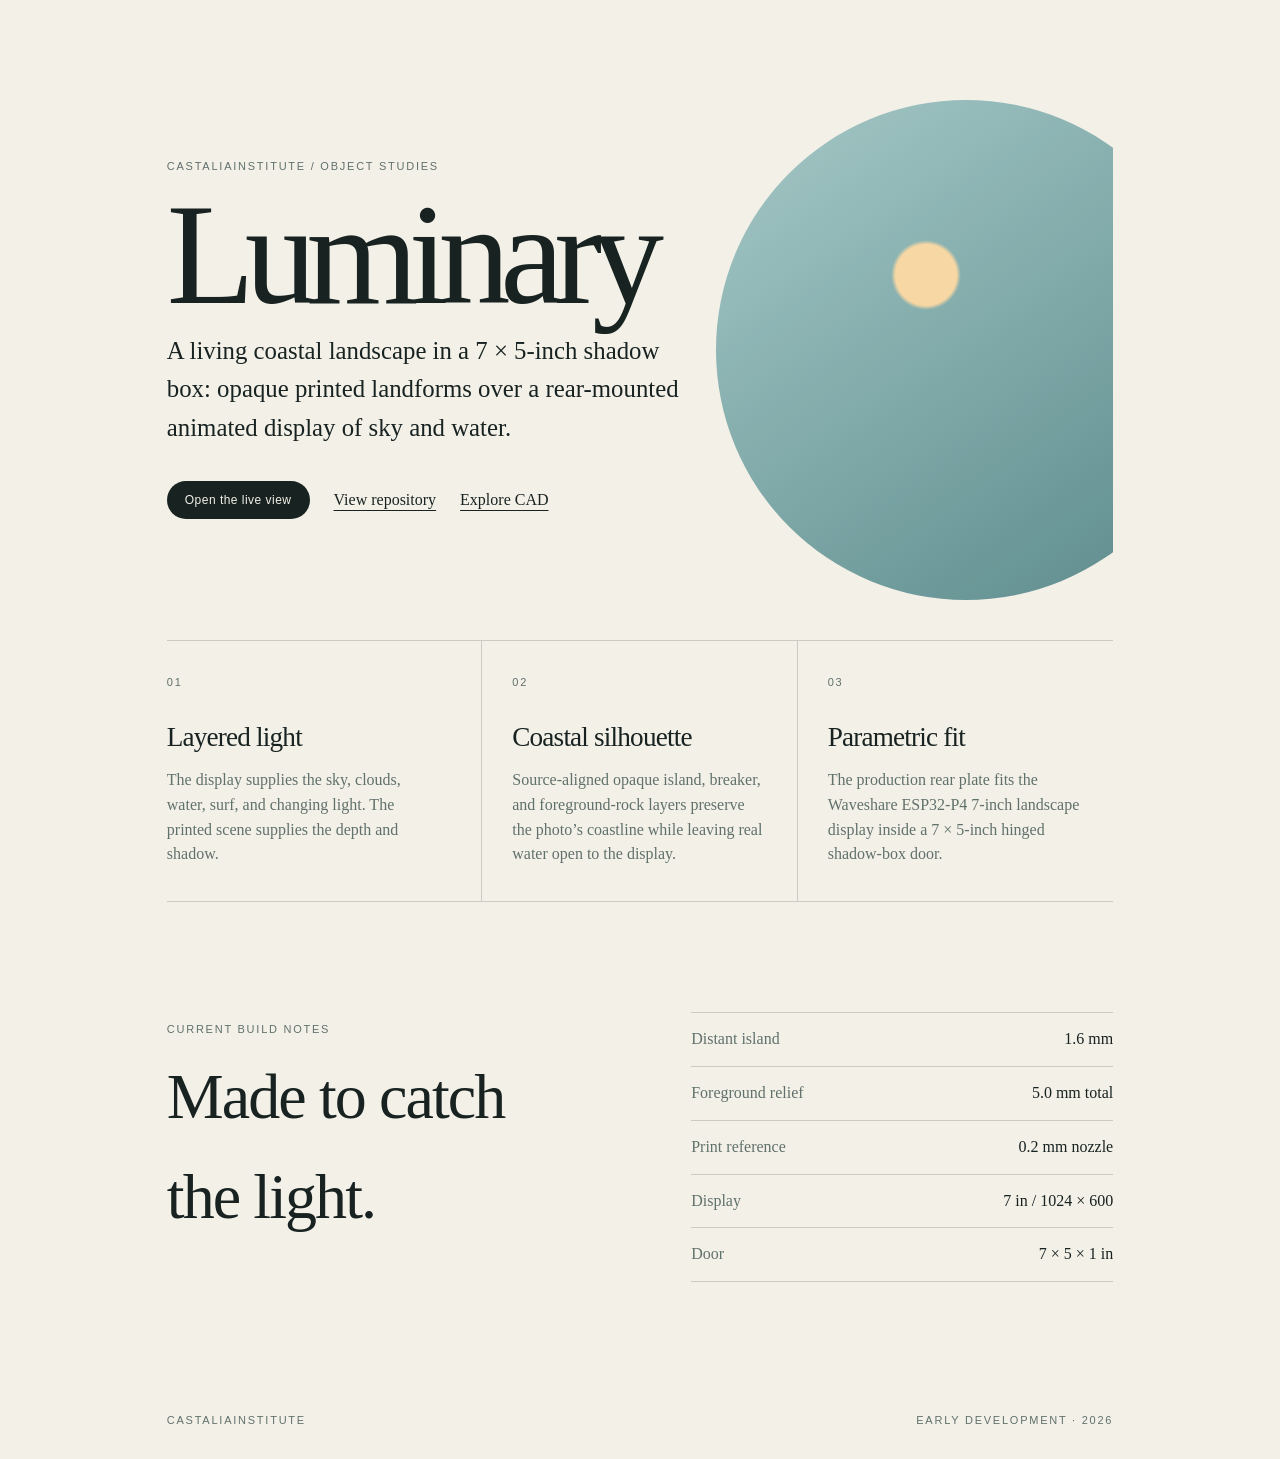
<file: site/index.html>
<!doctype html>
<html lang="en">
<head>
  <meta charset="utf-8">
  <meta name="viewport" content="width=device-width, initial-scale=1">
  <meta name="description" content="Luminary: a CastaliaInstitute illuminated coastal shadow box.">
  <title>Luminary | CastaliaInstitute</title>
  <link rel="stylesheet" href="style.css">
</head>
<body>
  <main>
    <header class="hero">
      <p class="eyebrow">CASTALIAINSTITUTE / OBJECT STUDIES</p>
      <h1>Luminary</h1>
      <p class="lede">A living coastal landscape in a 7 × 5-inch shadow box: opaque printed landforms over a rear-mounted animated display of sky and water.</p>
      <div class="actions">
        <a class="button" href="/app/">Open the live view</a>
        <a class="text-link" href="https://github.com/CastaliaInstitute/luminary">View repository</a>
        <a class="text-link" href="https://github.com/CastaliaInstitute/luminary/tree/main/cad">Explore CAD</a>
      </div>
    </header>

    <section class="feature-grid" aria-label="Project overview">
      <article>
        <span class="number">01</span>
        <h2>Layered light</h2>
        <p>The display supplies the sky, clouds, water, surf, and changing light. The printed scene supplies the depth and shadow.</p>
      </article>
      <article>
        <span class="number">02</span>
        <h2>Coastal silhouette</h2>
        <p>Source-aligned opaque island, breaker, and foreground-rock layers preserve the photo’s coastline while leaving real water open to the display.</p>
      </article>
      <article>
        <span class="number">03</span>
        <h2>Parametric fit</h2>
        <p>The production rear plate fits the Waveshare ESP32-P4 7-inch landscape display inside a 7 × 5-inch hinged shadow-box door.</p>
      </article>
    </section>

    <section class="specs">
      <div>
        <p class="eyebrow">CURRENT BUILD NOTES</p>
        <h2>Made to catch the light.</h2>
      </div>
      <dl>
        <div><dt>Distant island</dt><dd>1.6 mm</dd></div>
        <div><dt>Foreground relief</dt><dd>5.0 mm total</dd></div>
        <div><dt>Print reference</dt><dd>0.2 mm nozzle</dd></div>
        <div><dt>Display</dt><dd>7 in / 1024 × 600</dd></div>
        <div><dt>Door</dt><dd>7 × 5 × 1 in</dd></div>
      </dl>
    </section>

    <footer>
      <span>CASTALIAINSTITUTE</span>
      <span>EARLY DEVELOPMENT · 2026</span>
    </footer>
  </main>
</body>
</html>
</file>
<file: site/style.css>
:root {
  --ink: #182321;
  --muted: #60716b;
  --paper: #f3f0e8;
  --sea: #9bc4c3;
  --sun: #e7b66e;
  --line: rgba(24, 35, 33, .18);
}

* { box-sizing: border-box; }
html { background: var(--paper); }
body {
  margin: 0;
  color: var(--ink);
  font: 16px/1.55 Georgia, "Times New Roman", serif;
}
main { max-width: 1100px; margin: auto; padding: 28px 6vw 32px; }
.hero { min-height: 68vh; display: flex; flex-direction: column; justify-content: center; position: relative; overflow: hidden; }
.hero::after { content: ""; position: absolute; width: 42vw; height: 42vw; max-width: 500px; max-height: 500px; right: -8vw; top: 8vh; border-radius: 50%; background: radial-gradient(circle at 42% 35%, #f8d49a 0 7%, transparent 8%), linear-gradient(145deg, var(--sea), #477c7f); opacity: .88; z-index: -1; }
.eyebrow, .number, footer { font: 11px/1.2 Arial, sans-serif; letter-spacing: .16em; text-transform: uppercase; }
.eyebrow { color: var(--muted); }
h1 { max-width: 720px; margin: 12px 0 18px; font-size: clamp(4rem, 12vw, 9rem); font-weight: 400; letter-spacing: -.07em; line-height: .82; }
.lede { max-width: 530px; margin: 0; font-size: clamp(1.2rem, 2vw, 1.55rem); }
.actions { display: flex; gap: 24px; align-items: center; margin-top: 34px; }
.button { padding: 12px 18px; color: var(--paper); background: var(--ink); text-decoration: none; border-radius: 999px; font: 12px Arial, sans-serif; letter-spacing: .04em; }
.text-link { color: var(--ink); text-underline-offset: 5px; }
.feature-grid { display: grid; grid-template-columns: repeat(3, 1fr); gap: 0; border-top: 1px solid var(--line); border-bottom: 1px solid var(--line); }
article { padding: 28px 30px 34px 0; border-right: 1px solid var(--line); }
article:not(:first-child) { padding-left: 30px; }
article:last-child { border-right: 0; }
.number { color: var(--muted); }
h2 { margin: 22px 0 10px; font-size: 1.7rem; font-weight: 400; letter-spacing: -.03em; }
article p { max-width: 270px; margin: 0; color: var(--muted); }
.specs { display: grid; grid-template-columns: 1fr 1fr; gap: 8vw; padding: 110px 0; }
.specs h2 { font-size: clamp(2.2rem, 5vw, 4.5rem); margin-top: 10px; }
dl { margin: 0; border-top: 1px solid var(--line); }
dl div { display: flex; justify-content: space-between; gap: 20px; padding: 14px 0; border-bottom: 1px solid var(--line); }
dt { color: var(--muted); } dd { margin: 0; }
footer { display: flex; justify-content: space-between; padding-top: 22px; color: var(--muted); }
@media (max-width: 700px) { .hero { min-height: 75vh; } .hero::after { width: 80vw; height: 80vw; right: -25vw; top: 4vh; opacity: .5; } .feature-grid, .specs { grid-template-columns: 1fr; } article, article:not(:first-child) { padding: 24px 0; border-right: 0; border-bottom: 1px solid var(--line); } .specs { padding: 70px 0; gap: 28px; } footer { display: block; } footer span { display: block; margin-top: 8px; } }
</file>
